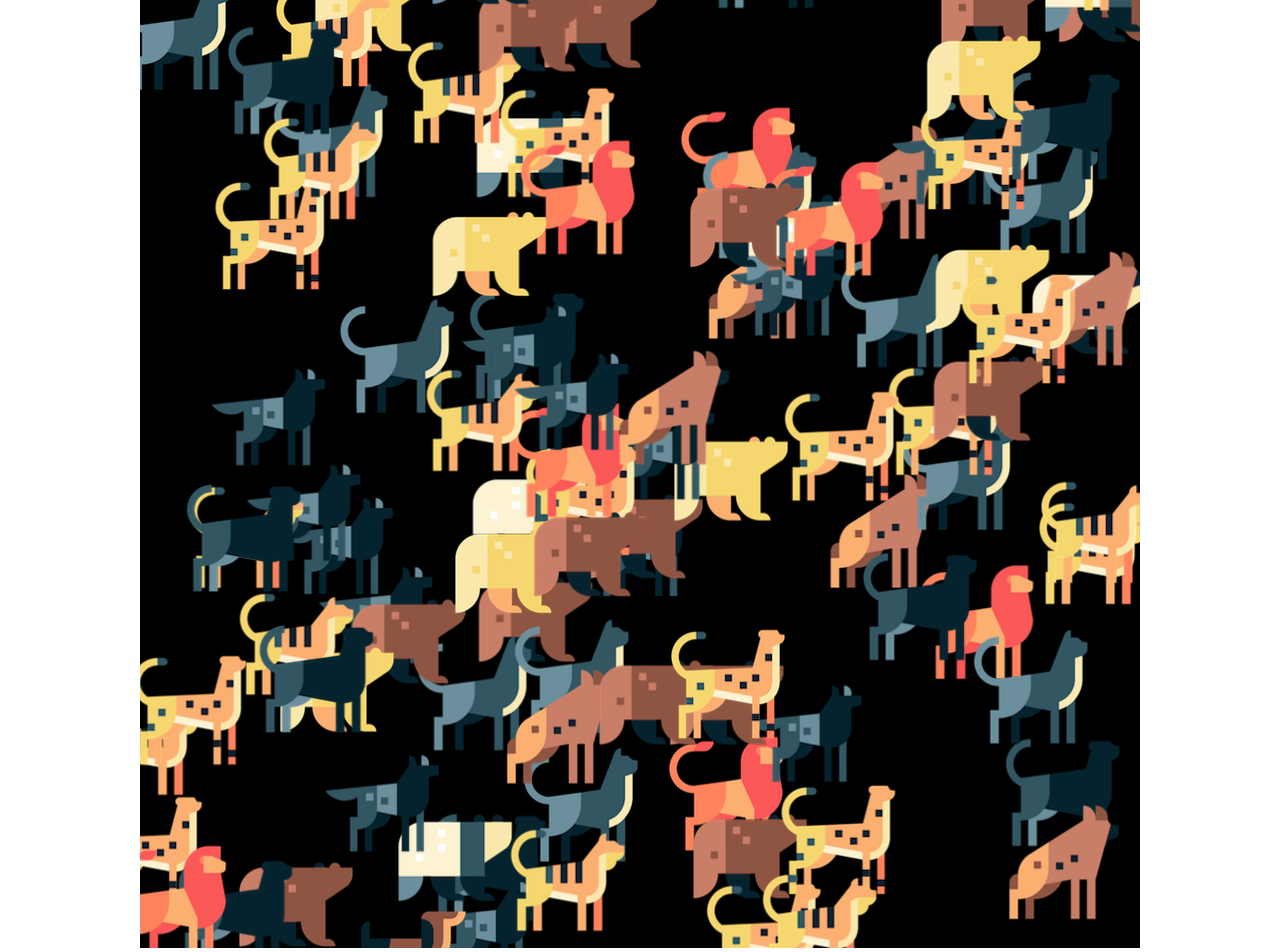
<file: wheres-sausage-dog/index.html>
<!DOCTYPE html>
<html>
  <head>
    <meta charset="utf-8">
    <meta name="viewport" width=device-width, initial-scale=1.0, maximum-scale=1.0, user-scalable=0>

    <title>Where's Sausage Dog?!</title>

    <!-- CSS stylesheet(s) -->
    <link rel="stylesheet" type="text/css" href="css/style.css" />

    <!-- Library script(s) -->
    <script src="js/libraries/p5.min.js"></script>
    <script src="js/libraries/p5.sound.min.js"></script>

    <!-- My script(s) -->
    <script src="js/Animal.js"></script>
    <!-- Animal uses sauage dog so it must be underneat it -->
    <script src="js/SausageDog.js"></script>
    <script src="js/script.js"></script>
  </head>

  <body>
    <!-- HTML would go here if needed. -->
  </body>

</html>
</file>
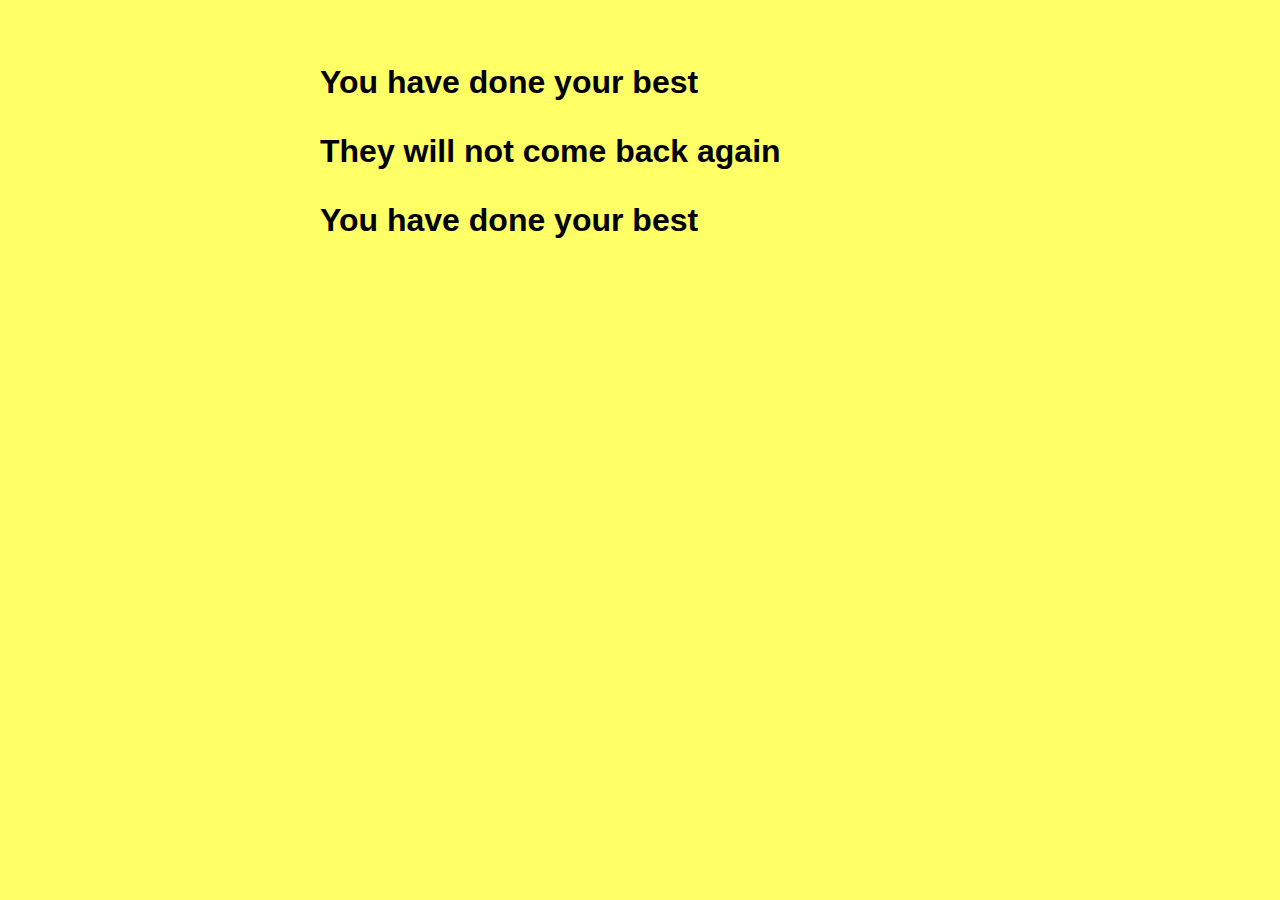
<file: exercises/haiku-generator-plus-plus/index.html>
<!DOCTYPE html>
<html>
  <head>
    <meta charset="utf-8">
    <meta name="viewport" width=device-width, initial-scale=1.0, maximum-scale=1.0, user-scalable=0>

    <title>Haiku Generator</title>

    <!-- CSS stylesheet(s) -->
    <link rel="stylesheet" type="text/css" href="css/style.css" />

    <!-- Library script(s) go here -->
  </head>

  <body>

    <!-- A section containing the haiku itself -->
    <section id="haiku">
      <!-- p tags, one per line of the haiku, so we can dynamically change them -->
      <p id="line-1"></p>
      <p id="line-2"></p>
      <p id="line-3"></p>
    </section>

    <!-- My script(s) -->
    <script src="js/script.js"></script>
  </body>

</html>
</file>
<file: wheres-sausage-dog/css/style.css>
/*********************************************

Here is a description of any special CSS used.
In this case it's just padding and margin to 0
and then centring the canvas (and anything else)
using the CSS Grid.

Also hides overflow.

**********************************************/

body {
  padding: 0;
  margin: 0;
  display: grid; /* Set up the grid and justify/align to center */
  justify-content: center;
  align-content: center;
  height: 100vh; /* Body is the height of the viewport */
  overflow: hidden; /* Hide anything that goes off the window size */
}
</file>
<file: exercises/haiku-generator-plus-plus/css/style.css>
/*********************************************
Some basic styling to make haiku display a
little more prettily.
**********************************************/

body {
  font-family: Helvetica, sans-serif;
  font-size: 2rem;
  font-weight: bold;
  width: 50vw;
  margin: auto;
  padding-top: 2rem;
  user-select: none;
  background-color: #ffff66;
}
</file>
